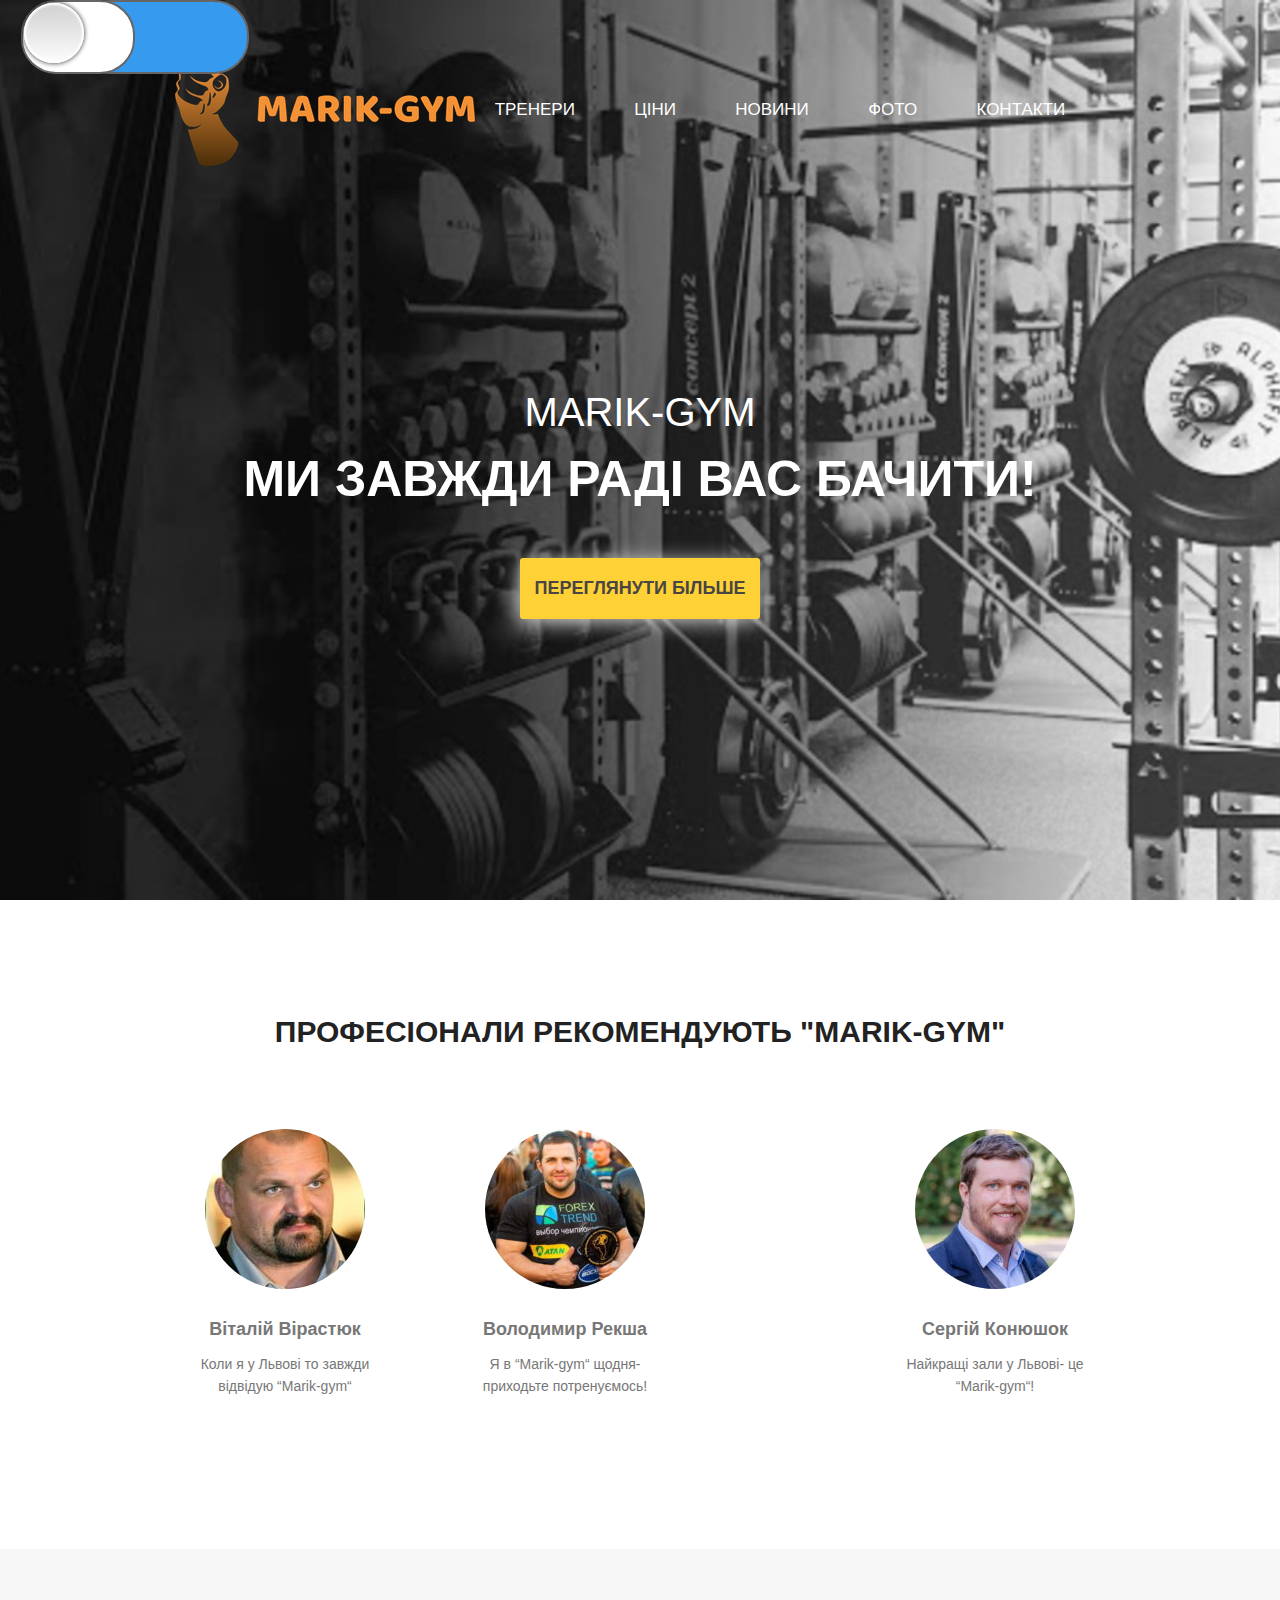
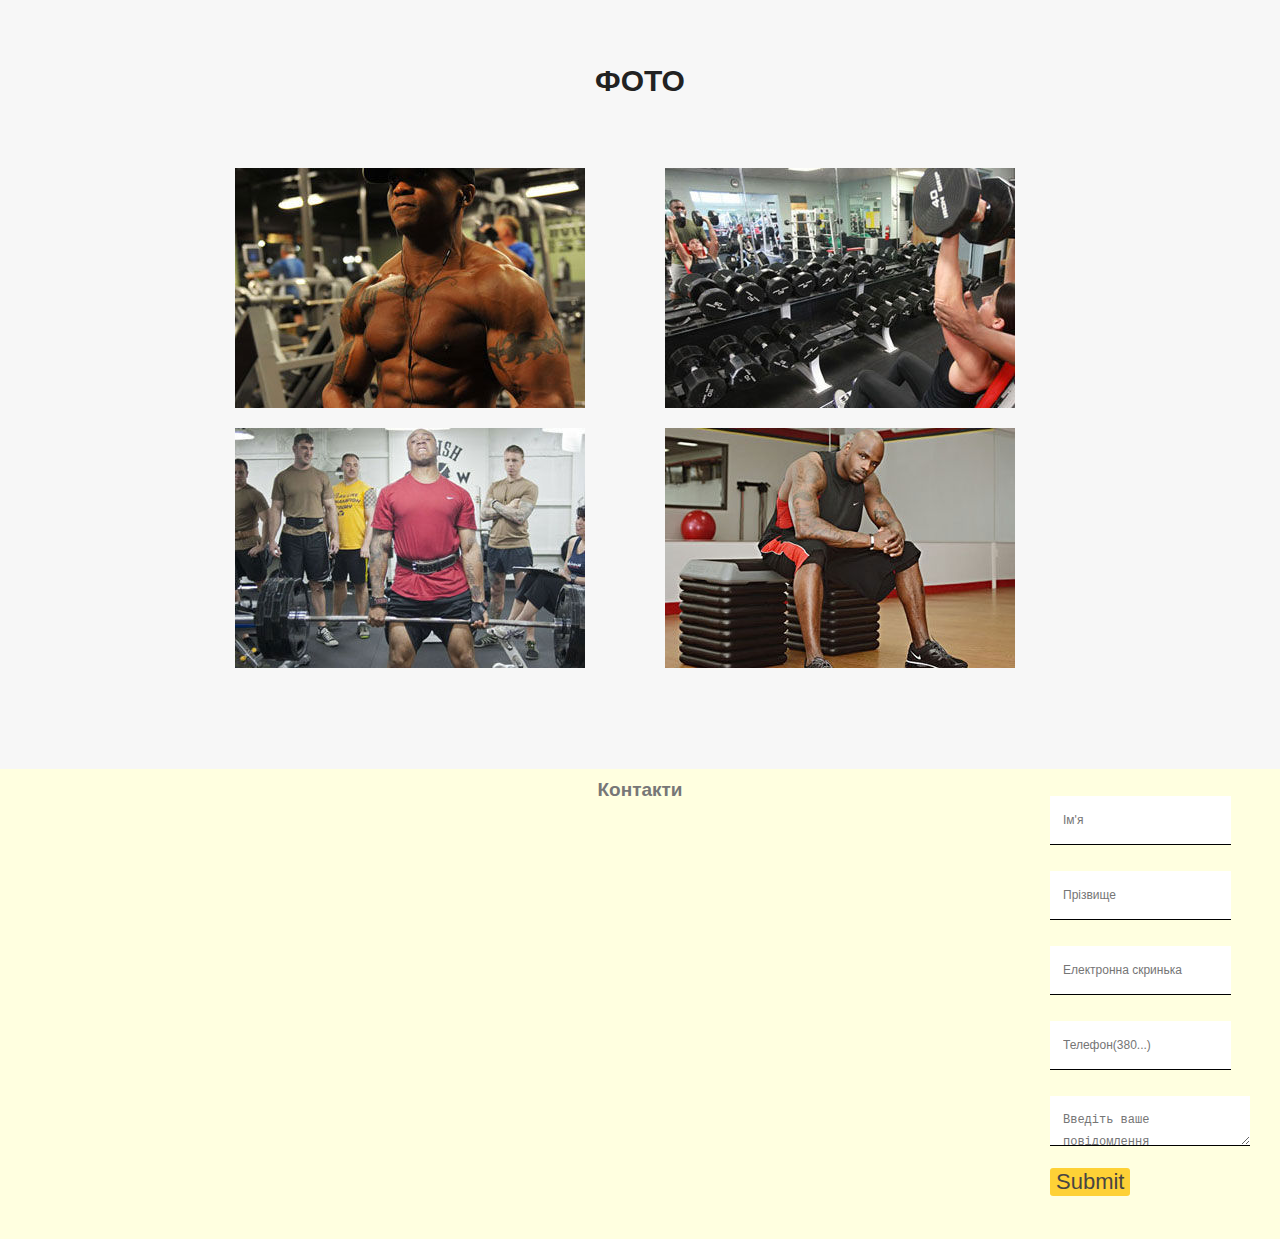
<file: index.html>
<html lang="ru">
<head>
	<meta charset="UTF-8">
	<meta name="viewport" content="width=device-width initial-scale=1">
	<title>Marik-gym</title>
	<link rel="stylesheet" href="css/dark.css">
	<script src="JavaScript/form2.js"></script>
</head>
<body>


	<header>
         <div class="switch">
    				<input type="checkbox" id="switch-1" class="switch-check">
    				 <label for="switch-1" class="switch-label">
       						 Опция
       				    <span class="switch-slider switch-slider-on"></span>
       				    <span class="switch-slider switch-slider-off"></span>
   					 </label>
 				 </div>
	<nav>
		<div class="container">
				<img src="img/logo.png" alt="Marik-gym" class="logo" id="logo">
				<input type="checkbox" id="checkbox-menu">
				<label for="checkbox-menu">
					<ul class="menu touch">
						<li>
							<a href="#">Тренери</a>
							
						</li>
						<li>
							<a href="#">Ціни</a>
							<ul>
								<!--<li><a href="#">Сауна</a></li>
								<li><a href="#">Басейн</a></li>
								<li><a href="#">Бокс</a></li>-->
								<li><a href="price-table.html">Групові</a></li>
							</ul>
						</li>
						<li>
							<a href="#">Новини</a>
						</li>
						<li>
							<a href="#">Фото</a>
						</li>
						<li>
							<a href="#">Контакти</a>
						</li>
					</ul>
					<span class="toggle">☰</span>
					</label>

			<div class="titles">
				<div class="titles__first">
					Marik-gym
				</div>
				<h1>
					Ми завжди раді вас бачити!
				</h1>
			</div>
			<a class="button" href="#" onclick="buttonClick(this)">Переглянути більше</a>
		</div>
		<button onclick="topFunction()" id="myBtn" title="Go to top">Наверх</button>
        
	</nav>
	</header>


	<section id="services">
		<div class="container">
			<div class="title">
				<h2>
					Професіонали рекомендують "Marik-Gym"
				</h2>
				
			</div>
			<div class="services clearfix">
				<div class="services__item">
					<img src="img/icon1.png" alt="Клієнт" class="round">
					<h3>Віталій Вірастюк</h3>
					<p>
						Коли я у Львові то завжди відвідую “Marik-gym“
					</p>
				</div>
				<div class="services__item">
					<img src="img/icon2.png" alt="Клієнт" class="round">
					<h3>Володимир Рекша</h3>
					<p>
						Я в “Marik-gym“ щодня- приходьте потренуємось!
					</p>
				</div>
				<div class="services__item">
					<img src="img/icon3.png" alt="Клієнт" class="round">
					<h3>Сергій Конюшок</h3>
					<p>
						Найкращі зали у Львові- це “Marik-gym“!
					</p>
				</div>
			</div>
		</div>
	</section>
	<section id="portfolio">
		<div class="container">
			<div class="title">
				<h2>
					Фото
				</h2>
				
			</div>
			<div class="works clearfix">
				<img src="img/img1.jpg" alt="Gym">
				<img src="img/img2.jpg" alt="Gym">
				<img src="img/img3.jpg" alt="Gym">
				<img src="img/img4.jpg" alt="Gym">

			</div>
		</div>
	</section>
	<footer id="local">

		<h3>Контакти</h3>
			<iframe src="https://www.google.com/maps/embed?pb=!1m18!1m12!1m3!1d2574.640016021112!2d23.983944515674278!3d49.8116350793924!2m3!1f0!2f0!3f0!3m2!1i1024!2i768!4f13.1!3m3!1m2!1s0x0%3A0x2e8652aef764ecc6!2z0KTQuNGC0L3QtdGBINC60LvRg9CxICJQcmVtaXVtIg!5e0!3m2!1sru!2sua!4v1581866218352!5m2!1sru!2sua" width="700" height="400" frameborder="0" style="border:0;" allowfullscreen="" class="map"></iframe>
			<main>
				<form id="form" action="index.html" onsubmit="lb5(); return false">
			
					<p><input type="text" required name="fname" class="feedback" placeholder="Ім'я" id="fname"> </p>
					<p><input type="text" required name="lname" class="feedback" placeholder="Прізвище" id="lname"> </p>
					<p><input type="email" name="email" class="feedback" placeholder="Електронна скринька" id="email"> </p>
					<p><input type="tel" name="tel" class="feedback" pattern="[0-9]{12}" placeholder="Телефон(380...)" id="tel"> </p>
					<p> <textarea name="text" id="comment" class="feedback"placeholder="Введіть ваше повідомлення"></textarea></p>
					<input id="section-form-submit" type="submit" value="Submit" >

					<div class="ease"></div>
				</form>
			</main>
	</footer>
<script src="JavaScript/form2.js"></script>
</body>
</html>
</file>
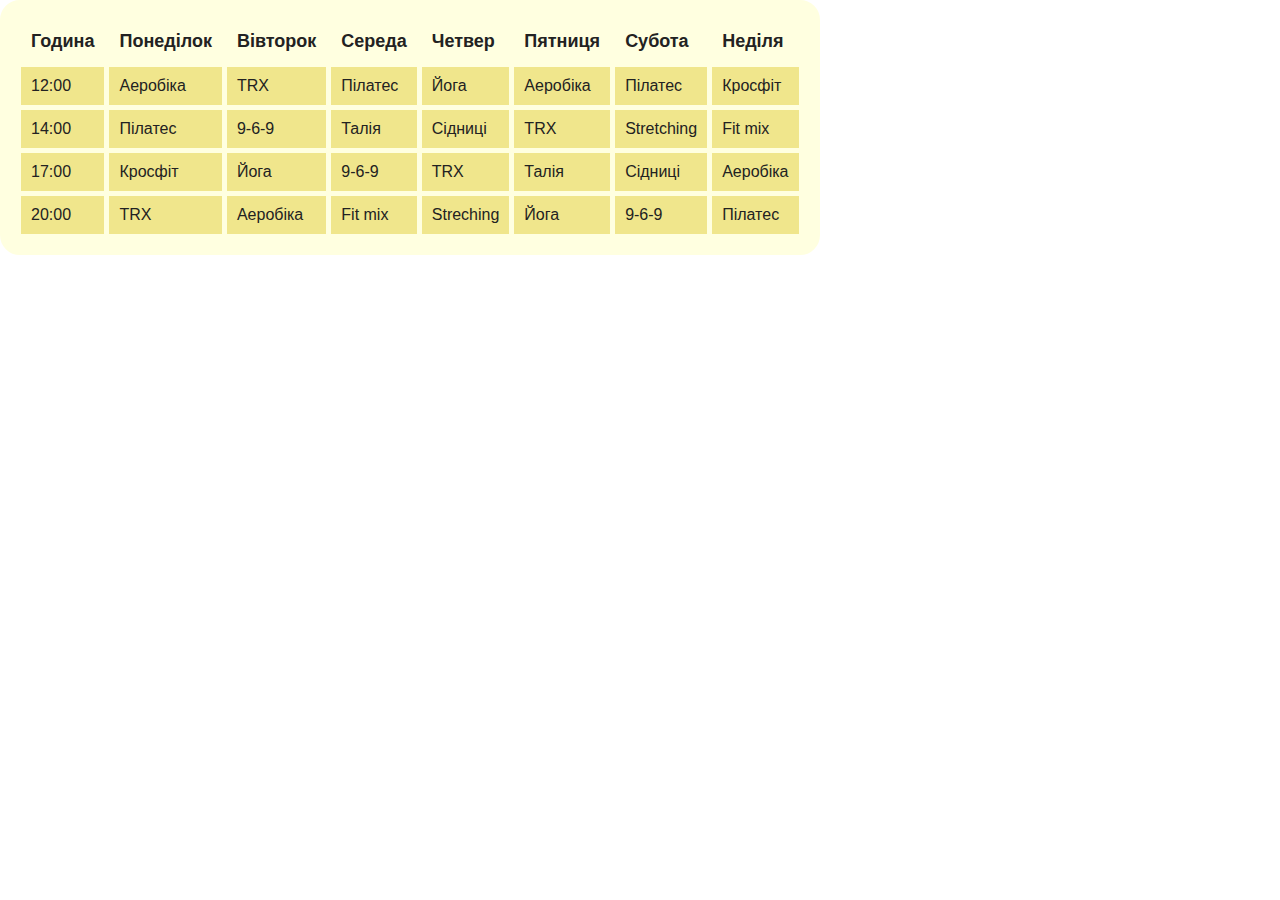
<file: price-table.html>
<!DOCTYPE html>
<html lang="en">
<head>
	<meta charset="UTF-8">
	<title>Групові заняття</title>
	<link rel="stylesheet" href="css/main.css">
</head>
<body>
	<table>
		<tr>
			<th>Година</th>
			<th>Понеділок</th>
			<th>Вівторок</th>
			<th>Середа</th>
			<th>Четвер</th>
			<th>Пятниця</th>
			<th>Субота</th>
			<th>Неділя</th>
		</tr>
		<tr>
			<td>12:00</td>
			<td>Аеробіка</td>
			<td>TRX</td>
			<td>Пілатес</td>
			<td>Йога</td>
			<td>Аеробіка</td>
			<td>Пілатес</td>
			<td>Кросфіт</td>
		</tr>
		<tr>
			<td>14:00</td>
			<td>Пілатес</td>
			<td>9-6-9</td>
			<td>Талія</td>
			<td>Сідниці</td>
			<td>TRX</td>
			<td>Stretching</td>
			<td>Fit mix</td>
		</tr>
		<tr>
			<td>17:00</td>
			<td>Кросфіт</td>
			<td>Йога</td>
			<td>9-6-9</td>
			<td>TRX</td>
			<td>Талія</td>
			<td>Сідниці</td>
			<td>Аеробіка</td>
		</tr>
		<tr>
			<td>20:00</td>
			<td>TRX</td>
			<td>Аеробіка</td>
			<td>Fit mix</td>
			<td>Streching</td>
			<td>Йога</td>
			<td>9-6-9</td>
			<td>Пілатес</td>
		</tr>
	</table>
</body>
</html>
</file>
<file: css/dark.css>
body {
	font-family: Arial, sans-serif;
	padding: 0;
	margin: 0;
	color: #222222;
}


div {
	box-sizing: border-box;
}

header {
	background: url(../img/first-bg2.jpg) no-repeat center top / cover;
	height: 100vh;
}

#checkbox-menu,	/*стилізуємо чекбокс щоб ого не було видно */
.toggle{
	display: none;
}

.container {
	max-width: 930px;
	margin: 0 auto;
	width: 100%;
}

.logo {
	margin-top: 31px;
	float: left;
}

nav{
	margin: auto;/*щоб центрувати*/
	max-width: 940px;
	width: 100%;
}
.menu {
	padding: 0;
	margin: 0;
	display: flex;
	justify-content: space-around;
	z-index: 2;
}

.menu li {
	float: left;
	display: block;
	margin-right: 41px;
	margin-top: 70px;
	margin-right: 20px;
}

.menu a {
	color: #FF0000;
	text-decoration: none;
	text-transform: uppercase;
	font-size: 17px;

}
.menu li a:hover{
	background: #fed136;
	color: #FF0000;
	box-shadow: 1px 5px 10px -5px;
	transition: all 0.3s ease;
}

.menu li ul{
	min-width: 150px;
	top: 80px;
	right: 140px;
	display: none;

}

.switch,
.switch-label,
.switch-slider {
    width: 120px;
    height: 30px;
    margin-left: 40px;
}
.switch-check {
    position: absolute;
    opacity: 0;
}

.switch-label,
.switch-slider {
    position: absolute;
    top: 0;
}

.switch-label {
    padding-top: 20px;
    left: 35;
    text-indent: -9999px;
}

.switch-slider {
    padding: 20px 25px;
   -moz-border-radius: 35px;
   -webkit-border-radius: 35px;
   border-radius: 35px;
   border: 2px solid #666;
   font-weight: bold;
   font-size: 20px;
   cursor: pointer;
}

.switch-slider-on {
    left: -40;
    width: 120px;
    background: #369AEE;
}

.switch-slider-off {
    right: 0;
    background: #FFF;
}

.switch-slider-off:after {
    position: absolute;
    top: 1px;
    left: 1px;
    width: 60px;
    height: 60px;
    border-radius: 50%;
    background: #E5E5E5;
    background: linear-gradient(#D0D0D0, #FDFDFD);
    box-shadow: 0 0 2px 2px #FFF inset,
    0 0 4px 1px rgba(0, 0, 0, 0.6);
    content: '';
}

.switch-label:active .switch-slider-off:after,
.switch-check:focus + .switch-label .switch-slider-off:after {
    background: #D5D5D5;
    background: linear-gradient(#C8C8C8, #E4E4E4);
}

.switch-check:checked + .switch-label .switch-slider-on {
    width: 55px;
}

.switch-check:checked + .switch-label .switch-slider-off {
    width: 13px;
}




@media (max-width: 768px) {  /* це той тегщо працює з медіа запросами тобто адаптовує під екрани які мають діапазони мін макс в нас застосовується якщо екран менший або рівний 765пх */
	.container {
	max-width: 930px;
	margin: 0 auto;
	max-width: 768px;
	}
	.logo {
	margin-top: 0px;
	display: none;
	}
	.toggle{
	clear: both;
	display: flex;
	justify-content: center;
	order: 1;
	font-size: 14px;
	line-height: 40px;
	width: 50px;
	color: #000;
	background: #C0C0C0;
	transition: all .3s linear;
	z-index: 2;
	position: fixed;
	}
	.toggle:hover{
		background: grey;
	}
	#checkbox-menu:checked + label .touch li{
		opacity: 1;
		visibility: visible;
		transition: all .3s linear;

	}
	#checkbox-menu:checked + label .touch{
		height: 350px;
		
	}
	.menu{
		display: flex;
		flex-direction: column;
		justify-content: space-around;
		align-items: center;
		height: 0;
		transition: height .3s linear;
		z-index: 2;
	}
	.menu li{
		display: flex;
		align-self: center;
		width: 45%;
		opacity: 0;
		visibility: hidden;
	}
	.menu li a{
		width: 45%;
		text-align: center;
		align-self: center;
		align-content: center;
	}
}

@media (max-width: 768px) { 
	.services{
		margin-top: 60px;
		height: 300px;
	}

	.services__item	{
		width: 200px;
		float: left;
		text-align: center;
	}

	.services__item h3 {
		font-size: 10px;
		margin-bottom: 5px;
	}

	.services__item p {
		color: #777777;
		font-size: 14px;
		line-height: 1.55em;
	}

	.services__item:last-child {
		float: right;

	}

	.services__item:nth-child(2) {
		margin-left: 30px;

	}

	#services {
		padding-bottom: 120px;
		border-radius: 10px;

	}
}
@media (max-width: 768px) { 
	#portfolio {
	background: #f7f7f7;
	padding-bottom: 120px;
	height: 800px;
}

.works {
	margin-top: 50px;
}

.works img {
	display: flex;
	justify-content: center;
	flex-direction: column;
	width: 200px;
	height: 200px;
	margin-right: 60px;
	margin-left: 60px;
}

.works img:nth-child(2) {
	margin-left: 20px;

}

.works img:last-child {
	float: left;
	margin-left: 20px;
}
	
}

.titles__first {
	font-size: 40px;
	color: #FF0000;
	text-transform: uppercase;
	display: flex;
	justify-content: center;
	margin-top: 270px;
	z-index: 1;
}

h1 {
	font-size: 50px;
	color: #fff;
	text-transform: uppercase;
	text-align: center;
	margin: 15px;
}

.button {
	background: #696969;
	color: #F0FFFF;
	border-radius: 3px;
	display: block;
	width: 240px;
	padding: 20px 0;
	margin: 0 auto;
	text-decoration: none;
	text-align: center;
	text-transform: uppercase;
	font-weight: bold;
	font-size: 18px;
	margin-top: 50px;
	box-shadow: 0 3px 20px rgba(255,255,255,.8);
	

}

.title {
	padding-top: 115px;
}
#myBtn {
    display: none;
    position: fixed;
    bottom: 20px;
    right: 30px;
    z-index: 99;
    border: none;
    outline: none;
    background-color: #696969;
    color: white;
    cursor: pointer;
    padding: 15px;
    border-radius: 10px;
    font-size: 18px;
}

.title h2 {
	font-size: 30px;
    color: #FF0000
	font-weight: bold;
	text-align: center;
	text-transform: uppercase;
	margin: 0;
}

.title p {
	color: #FF0000;
	text-align: center;
	font-size: 16px;
	margin-top: 5px;
}

.services {
	margin-top: 80px;
	height: 300px;
}

.services__item	{
	width: 220px;
	float: left;
	text-align: center;
}

.services__item h3 {
	font-size: 18px;
	margin-bottom: 5px;
}

.services__item p {
	color: #F5FFFA;
	font-size: 14px;
	line-height: 1.55em;
}

.services__item:last-child {
	float: right;

}

.services__item:nth-child(2) {
	margin-left: 60px;

}
.services__item:nth-child(3) {
	margin-left: -60px;

}

#services {
	padding-bottom: 120px;
	border-radius: 10px;
background: #000080;
}

#portfolio {
	background: #C0C0C0;
	padding-bottom: 120px;
	height: 700px;
}

.works {
	margin-top: 70px;
}

.works img {
	float: left;
	margin-bottom: 20px;
	padding-left: 60px;

}

.works img:nth-child(2) {
	margin-left: 20px;

}

.works img:last-child {
	float: left;
	margin-left: 20px;
}

footer .container > * {
	border: 1px solid red;
}
.round{
	 border-radius: 50%;
}

h3{
	color: #FF0000;
	text-align: center;
	font-size: 19px;
	margin-top: 20px;
	padding-top: 10px;
	

}

#local{
	margin-top: -20px;
	padding-top: 0px;
	margin-left: 0px;
	height: 470px;
	background: center;
	background-color: #2F4F4F;

}
.map{
	margin-left: 20px;
}
#form{
	width: 0%;
	margin: -440px ;
	margin-left: 1050px;
	@font-face{
		font-family: Arial;
	}

}
.feedback{
	color: #000;
	font-weight: 300;
	font-size: 12px;
	line-height: 22px;
	padding: 13px;
	margin-bottom: 10px;
	-webkit-box-sizing: border-box;
	-moz-box-sizing: border-box;
	box-sizing: border-box;
	border: 0px solid transparent;
	border-bottom: 1px solid #000;
}
textarea{
	height: 50px;
	width: 200px;
	resize: vertical;
}
#section-form-submit{
	float: left;
	border: 0px solid transparent;
	cursor: pointer;
	font-size: 22px;
	background: #fed136;
	color: #484543;
	border-radius: 3px;
	margin-top: -4px;
	transition: all 0.3s;
}
#section-form-submit:hover{
background-color: #fff;
color: #000;
border: 1px solid #000;
}
.ease{
	widows: 0;
	height: 71px;
	background-color: #fbfbfb;
	transition: 0.3s ease;
}

table{
	font-family: sans-serif;
	text-align: left;
	border-collapse: separate;
	border-spacing: 5px;
	background: #FFFFE0;
	border: 16px solid #FFFFE0;
	border-radius: 20px;
}

th{
	font-size: 18px;
	padding: 10px;
}
td{
	background: #F0E68C;
	padding: 10px;
}
</file>
<file: css/main.css>
body {
	font-family: Arial, sans-serif;
	padding: 0;
	margin: 0;
	color: #222222;
}


div {
	box-sizing: border-box;
}

header {
	background: url(../img/first-bg.jpg) no-repeat center top / cover;
	height: 100vh;
}

#checkbox-menu,	/*стилізуємо чекбокс щоб ого не було видно */
.toggle{
	display: none;
}

.container {
	max-width: 930px;
	margin: 0 auto;
	width: 100%;
}

.logo {
	margin-top: 31px;
	float: left;
}

nav{
	margin: auto;/*щоб центрувати*/
	max-width: 940px;
	width: 100%;
}
.menu {
	padding: 0;
	margin: 0;
	display: flex;
	justify-content: space-around;
	z-index: 2;
}

.menu li {
	float: left;
	display: block;
	margin-right: 41px;
	margin-top: 70px;
	margin-right: 20px;
}

.menu a {
	color: #fff;
	text-decoration: none;
	text-transform: uppercase;
	font-size: 17px;

}
.menu li a:hover{
	background: #fed136;
	color: #fff;
	box-shadow: 1px 5px 10px -5px;
	transition: all 0.3s ease;
}

.menu li ul{
	min-width: 150px;
	top: 80px;
	right: 140px;
	display: none;

}

.switch,
.switch-label,
.switch-slider {
    width: 120px;
    height: 30px;
}
.switch-check {
    position: absolute;
    opacity: 0;
}

.switch-label,
.switch-slider {
    position: absolute;
    top: 0;
}

.switch-label {
    left: 60;
    text-indent: -9999px;
}

.switch-slider {
    padding: 10px 10px;
   -moz-border-radius: 35px;
   -webkit-border-radius: 35px;
   border-radius: 35px;
   border: 2px solid #666;
   font-weight: bold;
   font-size: 10px;
   cursor: pointer;
}

.switch-slider-on {
    left: 0;
    width: 54px;
    background: #369AEE;
}

.switch-slider-off {
    right: 40;
    background: #FFF;
}

.switch-slider-off:after {
    position: absolute;
    top: 1px;
    left: 1px;
    width: 45px;
    height: 42px;
    border-radius: 50%;
    background: #E5E5E5;
    background: linear-gradient(#D0D0D0, #FDFDFD);
    box-shadow: 0 0 2px 2px #FFF inset,
    0 0 4px 1px rgba(0, 0, 0, 0.6);
    content: '';
}

.switch-label:active .switch-slider-off:after,
.switch-check:focus + .switch-label .switch-slider-off:after {
    background: #D5D5D5;
    background: linear-gradient(#C8C8C8, #E4E4E4);
}

.switch-check:checked + .switch-label .switch-slider-on {
    width: 154px;
}

.switch-check:checked + .switch-label .switch-slider-off {
    width: 54px;
}




@media (max-width: 768px) {  /* це той тегщо працює з медіа запросами тобто адаптовує під екрани які мають діапазони мін макс в нас застосовується якщо екран менший або рівний 765пх */
	.container {
	max-width: 930px;
	margin: 0 auto;
	max-width: 768px;
	}
	.logo {
	margin-top: 0px;
	display: none;
	}
	.toggle{
	clear: both;
	display: flex;
	justify-content: center;
	order: 1;
	font-size: 14px;
	line-height: 40px;
	width: 50px;
	color: #000;
	background: #C0C0C0;
	transition: all .3s linear;
	z-index: 2;
	position: fixed;
	}
	.toggle:hover{
		background: grey;
	}
	#checkbox-menu:checked + label .touch li{
		opacity: 1;
		visibility: visible;
		transition: all .3s linear;

	}
	#checkbox-menu:checked + label .touch{
		height: 350px;
		
	}
	.menu{
		display: flex;
		flex-direction: column;
		justify-content: space-around;
		align-items: center;
		height: 0;
		transition: height .3s linear;
		z-index: 2;
	}
	.menu li{
		display: flex;
		align-self: center;
		width: 45%;
		opacity: 0;
		visibility: hidden;
	}
	.menu li a{
		width: 45%;
		text-align: center;
		align-self: center;
		align-content: center;
	}
}

@media (max-width: 768px) { 
	.services{
		margin-top: 60px;
		height: 300px;
	}

	.services__item	{
		width: 200px;
		float: left;
		text-align: center;
	}

	.services__item h3 {
		font-size: 10px;
		margin-bottom: 5px;
	}

	.services__item p {
		color: #777777;
		font-size: 14px;
		line-height: 1.55em;
	}

	.services__item:last-child {
		float: right;

	}

	.services__item:nth-child(2) {
		margin-left: 30px;

	}

	#services {
		padding-bottom: 120px;
		border-radius: 10px;

	}
}
@media (max-width: 768px) { 
	#portfolio {
	background: #f7f7f7;
	padding-bottom: 120px;
	height: 800px;
}

.works {
	margin-top: 50px;
}

.works img {
	display: flex;
	justify-content: center;
	flex-direction: column;
	width: 200px;
	height: 200px;
	margin-right: 60px;
	margin-left: 60px;
}

.works img:nth-child(2) {
	margin-left: 20px;

}

.works img:last-child {
	float: left;
	margin-left: 20px;
}
	
}

.titles__first {
	font-size: 40px;
	color: #fff;
	text-transform: uppercase;
	display: flex;
	justify-content: center;
	margin-top: 270px;
	z-index: 1;
}

h1 {
	font-size: 50px;
	color: #fff;
	text-transform: uppercase;
	text-align: center;
	margin: 15px;
}

.button {
	background: #fed136;
	color: #484543;
	border-radius: 3px;
	display: block;
	width: 240px;
	padding: 20px 0;
	margin: 0 auto;
	text-decoration: none;
	text-align: center;
	text-transform: uppercase;
	font-weight: bold;
	font-size: 18px;
	margin-top: 50px;
	box-shadow: 0 3px 20px rgba(255,255,255,.8);
	

}

.title {
	padding-top: 115px;
}
#myBtn {
    display: none;
    position: fixed;
    bottom: 20px;
    right: 30px;
    z-index: 99;
    border: none;
    outline: none;
    background-color: #696969;
    color: white;
    cursor: pointer;
    padding: 15px;
    border-radius: 10px;
    font-size: 18px;
}

.title h2 {
	font-size: 30px;
	font-weight: bold;
	text-align: center;
	text-transform: uppercase;
	margin: 0;
}

.title p {
	color: #777777;
	text-align: center;
	font-size: 16px;
	margin-top: 5px;
}

.services {
	margin-top: 80px;
	height: 300px;
}

.services__item	{
	width: 220px;
	float: left;
	text-align: center;
}

.services__item h3 {
	font-size: 18px;
	margin-bottom: 5px;
}

.services__item p {
	color: #777777;
	font-size: 14px;
	line-height: 1.55em;
}

.services__item:last-child {
	float: right;

}

.services__item:nth-child(2) {
	margin-left: 60px;

}
.services__item:nth-child(3) {
	margin-left: -60px;

}

#services {
	padding-bottom: 120px;
	border-radius: 10px;

}

#portfolio {
	background: #f7f7f7;
	padding-bottom: 120px;
	height: 700px;
}

.works {
	margin-top: 70px;
}

.works img {
	float: left;
	margin-bottom: 20px;
	padding-left: 60px;

}

.works img:nth-child(2) {
	margin-left: 20px;

}

.works img:last-child {
	float: left;
	margin-left: 20px;
}

footer .container > * {
	border: 1px solid red;
}
.round{
	 border-radius: 50%;
}

h3{
	color: #777777;
	text-align: center;
	font-size: 19px;
	margin-top: 20px;
	padding-top: 10px;
	

}

#local{
	margin-top: -20px;
	padding-top: 0px;
	margin-left: 0px;
	height: 470px;
	background: center;
	background-color: #FFFFE0;

}
.map{
	margin-left: 20px;
}
#form{
	width: 0%;
	margin: -440px ;
	margin-left: 1050px;
	@font-face{
		font-family: Arial;
	}

}
.feedback{
	color: #000;
	font-weight: 300;
	font-size: 12px;
	line-height: 22px;
	padding: 13px;
	margin-bottom: 10px;
	-webkit-box-sizing: border-box;
	-moz-box-sizing: border-box;
	box-sizing: border-box;
	border: 0px solid transparent;
	border-bottom: 1px solid #000;
}
textarea{
	height: 50px;
	width: 200px;
	resize: vertical;
}
#section-form-submit{
	float: left;
	border: 0px solid transparent;
	cursor: pointer;
	font-size: 22px;
	background: #fed136;
	color: #484543;
	border-radius: 3px;
	margin-top: -4px;
	transition: all 0.3s;
}
#section-form-submit:hover{
background-color: #fff;
color: #000;
border: 1px solid #000;
}
.ease{
	widows: 0;
	height: 71px;
	background-color: #fbfbfb;
	transition: 0.3s ease;
}

table{
	font-family: sans-serif;
	text-align: left;
	border-collapse: separate;
	border-spacing: 5px;
	background: #FFFFE0;
	border: 16px solid #FFFFE0;
	border-radius: 20px;
}

th{
	font-size: 18px;
	padding: 10px;
}
td{
	background: #F0E68C;
	padding: 10px;
}
</file>
